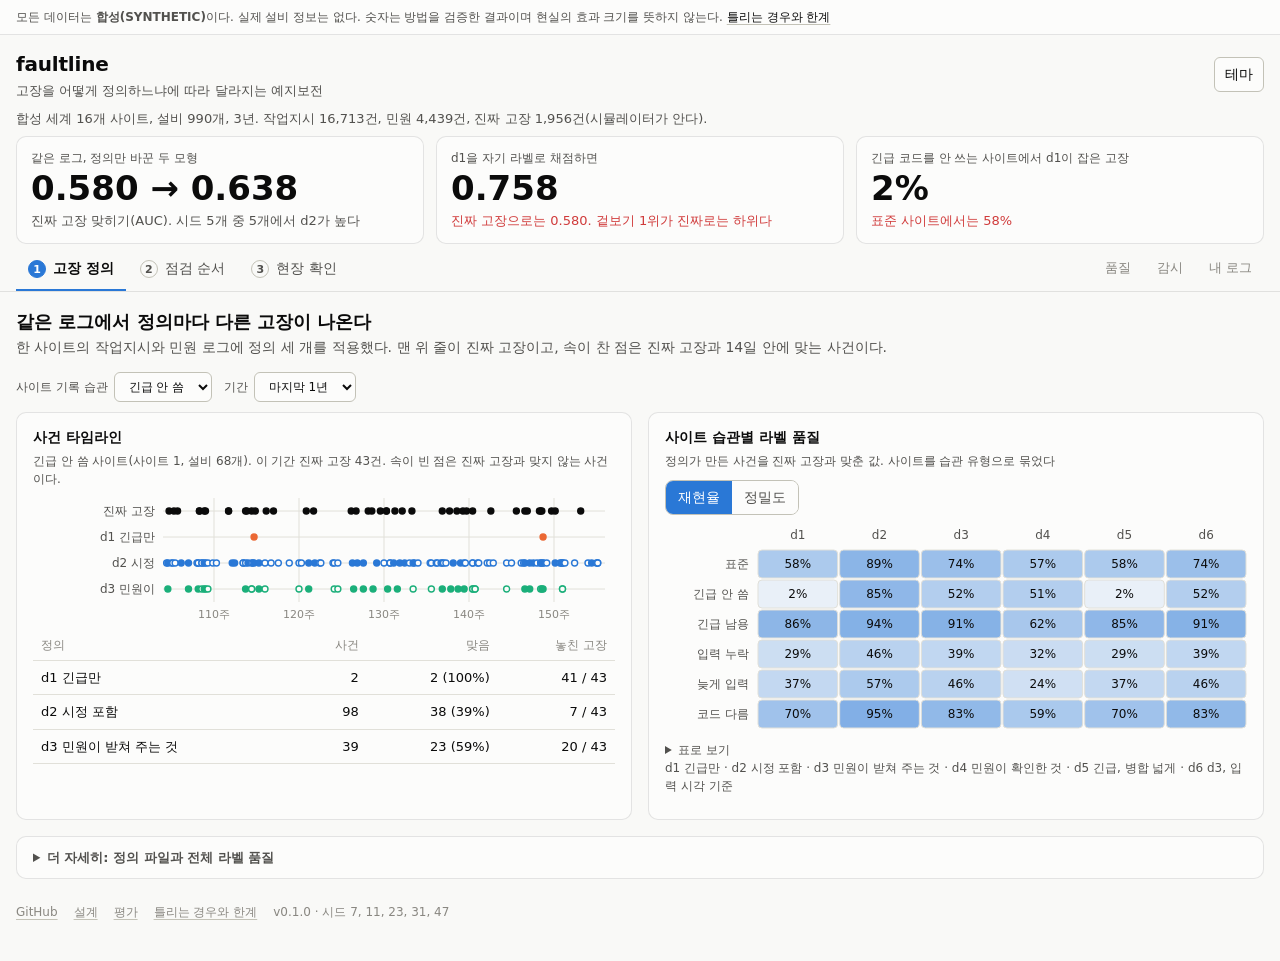
<file: docs/demo/index.html>
<!doctype html>
<html lang="ko">
<head>
<meta charset="utf-8">
<meta name="viewport" content="width=device-width, initial-scale=1">
<title>faultline — 정적 데모</title>
<link rel="icon" href="data:,">
<link rel="stylesheet" href="style.css">
</head>
<body>
<div class="banner">모든 데이터는 <b>합성(SYNTHETIC)</b>이다. 실제 설비 정보는 없다. 숫자는 방법을 검증한 결과이며 현실의 효과 크기를 뜻하지 않는다. <a href="https://github.com/sokldjs554/faultline/blob/main/docs/failures.md" target="_blank" rel="noopener">틀리는 경우와 한계</a></div>
<header class="top">
  <h1>faultline <small>고장을 어떻게 정의하느냐에 따라 달라지는 예지보전</small></h1>
  <div class="spacer"></div>
  <div class="ctrl"><button id="theme" type="button" aria-label="테마 전환">테마</button></div>
</header>
<div class="world-note" id="world-note"></div>
<div class="kpis hero-kpis" id="hero" aria-live="polite"></div>
<nav class="tabs" role="tablist" aria-label="화면">
  <button role="tab" aria-selected="true" data-tab="define"><span class="n">1</span>고장 정의</button>
  <button role="tab" aria-selected="false" data-tab="rank"><span class="n">2</span>점검 순서</button>
  <button role="tab" aria-selected="false" data-tab="audit"><span class="n">3</span>현장 확인</button>
  <span class="tabsep" aria-hidden="true"></span>
  <button role="tab" aria-selected="false" data-tab="quality" class="minor">품질</button>
  <button role="tab" aria-selected="false" data-tab="monitor" class="minor">감시</button>
  <button role="tab" aria-selected="false" data-tab="bring" class="minor">내 로그</button>
</nav>
<main>
  <section id="tab-define" class="tab">
    <div class="headline"><h2>같은 로그에서 정의마다 다른 고장이 나온다</h2><p>한 사이트의 작업지시와 민원 로그에 정의 세 개를 적용했다. 맨 위 줄이 진짜 고장이고, 속이 찬 점은 진짜 고장과 14일 안에 맞는 사건이다.</p></div>
    <div class="ctrl" style="margin-bottom:10px">
      <label>사이트 기록 습관 <select id="def-arch" aria-label="사이트 기록 습관"></select></label>
      <label>기간 <select id="def-range" aria-label="기간"><option value="52">마지막 1년</option><option value="156">전체 3년</option></select></label>
    </div>
    <div class="grid wide">
      <div class="card"><h2>사건 타임라인</h2><div class="sub" id="def-sub"></div><div id="def-timeline"></div></div>
      <div class="card"><h2>사이트 습관별 라벨 품질</h2><div class="sub">정의가 만든 사건을 진짜 고장과 맞춘 값. 사이트를 습관 유형으로 묶었다</div>
        <div class="seg" role="group" aria-label="지표"><button type="button" id="hm-recall" aria-pressed="true">재현율</button><button type="button" id="hm-prec" aria-pressed="false">정밀도</button></div>
        <div id="def-heat"></div></div>
    </div>
    <details class="more"><summary>더 자세히: 정의 파일과 전체 라벨 품질</summary>
      <div class="grid wide">
        <div class="card"><h2>정의 파일</h2><div class="sub">고객사 담당자가 읽고 고칠 수 있는 YAML이다</div><div class="ctrl"><select id="def-pick" aria-label="정의 선택"></select></div><div id="def-desc" class="sub" style="margin-top:8px"></div><pre class="code" id="def-yaml"></pre></div>
        <div class="card"><h2>전체 라벨 품질</h2><div class="sub">16개 사이트, 3년. 사건과 진짜 고장을 같은 설비에서 14일 안이면 짝짓는다</div><div id="def-table"></div></div>
      </div>
    </details>
  </section>

  <section id="tab-rank" class="tab" hidden>
    <div class="headline"><h2>정의를 바꾸면 점검 순서도 바뀐다</h2><p>설비, 특징, 모형은 그대로 두고 라벨만 바꿔 학습했다. 채점은 진짜 고장을 얼마나 잘 맞히는지(AUC)로 했다.</p></div>
    <div class="grid wide">
      <div class="card"><h2>자기 라벨로 채점할 때와 진짜 고장으로 채점할 때</h2><div class="sub" id="rk-sub"></div><div id="rk-dumbbell"></div></div>
      <div class="card"><h2>점검 5곳이 겹치는 정도</h2><div class="sub">사이트·주마다 상위 5개 설비를 골랐을 때 두 정의의 선택이 겹친 비율(Jaccard). 시드 7</div><div id="rk-overlap"></div></div>
    </div>
    <div class="grid wide" style="margin-top:16px">
      <div class="card"><h2>사이트 습관별 점검 적중</h2><div class="sub">점검 5곳을 100번 고를 때 4주 안에 실제로 고장 난 설비 수. 시드 7, 평가 구간</div><div id="rk-arch"></div></div>
      <div class="callout" id="rk-note" style="align-self:start"></div>
    </div>
    <details class="more"><summary>더 자세히: 예시 주, 습관이 같은 세계, 전조 신호 가정, 라벨 지표 검증</summary>
      <div class="grid wide">
        <div class="card"><h2>점검 목록 예시</h2><div class="sub">같은 사이트, 같은 주에 정의별 모형이 고른 5곳. ●는 4주 안에 실제로 고장 난 설비</div><div class="ctrl"><select id="rk-ex" aria-label="예시 선택"></select></div><div id="rk-lists"></div></div>
        <div class="card"><h2>습관이 모두 같은 세계</h2><div class="sub">대조군. 모든 사이트가 표준 습관일 때 정의 사이의 차이</div><div id="rk-uniform"></div></div>
      </div>
      <div class="grid wide" style="margin-top:16px">
        <div class="card"><h2>전조 신호가 약해져도 d1이 낮은가</h2><div class="sub">시뮬레이터는 손상이 클수록 경미한 시정 작업지시와 약한 민원이 늘어난다고 가정한다. 이 가정의 세기를 줄여 봤다</div><div id="rk-rob"></div></div>
        <div class="card"><h2>어떤 라벨 지표가 모형 성능과 같이 움직이나</h2><div class="sub">정의 6개를 시드마다 순위로 매겨 진짜 AUC와의 순위 상관(스피어만)을 구한 평균</div><div id="rk-valid"></div></div>
      </div>
    </details>
  </section>

  <section id="tab-audit" class="tab" hidden>
    <div class="headline"><h2>정의를 믿으려면 현장에서 몇 건을 확인해야 하나</h2><p>고객 현장에서 설비·주 몇 건만 확인하면 정의별 정밀도와 재현율을 추정할 수 있다. 확인한 건수에 따라 추정이 얼마나 흔들리는지를 같은 사이트에서 직접 볼 수 있다.</p></div>
    <div class="grid wide">
      <div class="card"><h2>현장 확인 시뮬레이션</h2><div class="ctrl" style="margin-bottom:8px"><label>사이트 <select id="au-site" aria-label="사이트"></select></label><label>확인 건수 <input type="range" id="au-n" min="0" max="5" step="1" value="3" aria-label="확인 건수"> <b id="au-n-val"></b></label></div><div class="sub" id="au-sub"></div><div id="au-int"></div></div>
      <div class="card"><h2>건수를 늘리면 좋아지는 정도</h2><div class="sub">사이트 16곳에서 확인 표본을 300번 새로 뽑아 평균했다. 건수는 가로축이다</div><h3>최선과 0.02 이내인 정의를 고른 비율</h3><div id="au-p"></div><h3>최선을 못 골라 잃은 점수</h3><div id="au-r"></div></div>
    </div>
    <div class="grid wide" style="margin-top:16px">
      <div class="card"><h2>사이트마다 정의를 달리 고르면</h2><div class="sub" id="au-st-sub"></div><div id="au-strat"></div></div>
      <div class="callout warn" id="au-note" style="align-self:start"></div>
    </div>
    <details class="more"><summary>더 자세히: 라벨이 성숙하는 데 걸리는 시간</summary>
      <div class="grid wide">
        <div class="card"><h2>고장 난 날부터 작업지시가 입력될 때까지</h2><div class="sub">습관 유형별 중앙값과 일정 기간 안에 입력된 비율</div><div id="au-delay"></div></div>
        <div class="card"><h2>덜 성숙한 라벨로 학습하면</h2><div class="sub">정의 d3, 시드 7. 학습 기준 시점에 이미 입력된 기록만 쓴 경우와 충분히 기다린 경우</div><div id="au-mature"></div></div>
      </div>
    </details>
  </section>

  <section id="tab-quality" class="tab" hidden>
    <div class="headline"><h2>정의를 쓰기 전에 로그부터 점검한다</h2><p>사이트마다 유형 코드가 다르고 빈 값과 중복이 섞여 있다. 합성 세계 전체(사이트 16곳)의 점검 결과다.</p></div>
    <div class="ctrl" style="margin-bottom:10px"><div class="seg" role="group" aria-label="코드표"><button type="button" id="q-raw" aria-pressed="true">코드표 없이</button><button type="button" id="q-book" aria-pressed="false">코드표 적용</button></div></div>
    <div class="kpis" id="q-kpis"></div>
    <div class="grid wide">
      <div class="card"><h2>먼저 고칠 문제</h2><div class="sub" id="q-issues-sub"></div><div id="q-issues"></div></div>
      <div class="card"><h2>코드표가 라벨에 주는 영향</h2><div class="sub" id="q-effect-sub"></div><div id="q-effect"></div></div>
    </div>
    <details class="more"><summary>더 자세히: 사이트별 점검표</summary><div class="card"><div id="q-table"></div></div></details>
  </section>

  <section id="tab-monitor" class="tab" hidden>
    <div class="headline"><h2>기록 습관이 바뀌면 정의의 뜻이 바뀐다</h2><p>사이트 4곳이 100주째에 습관을 바꾼 세계를 만들고, 정답 없이 작업지시 로그만으로 얼마나 빨리 알아채는지 쟀다. 시드 5개.</p></div>
    <div class="kpis" id="mo-kpis"></div>
    <div class="grid wide">
      <div class="card"><h2>사이트별 신호와 경보</h2><div class="ctrl" style="margin-bottom:8px"><label>사이트 <select id="mo-site" aria-label="사이트"></select></label><label>신호 <select id="mo-sig" aria-label="신호"></select></label></div><div class="sub" id="mo-sub"></div><div id="mo-series"></div><div id="mo-cusum" style="margin-top:12px"></div></div>
      <div class="card"><h2>바뀐 습관별 탐지</h2><div class="sub">시드 5개, 바뀐 사이트 20곳</div><div id="mo-target"></div><h3>바뀐 사이트에서 라벨 품질</h3><div class="sub">습관이 바뀐 뒤 같은 정의의 F1이 떨어진다</div><div id="mo-label"></div></div>
    </div>
  </section>

  <section id="tab-bring" class="tab" hidden>
    <div class="headline"><h2>내 로그와 내 정의로 실행</h2><p>작업지시 CSV를 올리면 품질 점검이 돌고, 정의 YAML을 쓰면 데모 세계에서 라벨 품질을 잰다. 정적 데모에서는 서버가 없어 실행되지 않는다.</p></div>
    <div class="grid wide">
      <div class="card"><h2>작업지시 로그 점검</h2><div class="sub">필요한 열</div><div id="bring-schema"></div><div class="upload" id="bring-upload"></div><div id="bring-out"></div></div>
      <div class="card"><h2>고장 정의 평가</h2><div class="sub">YAML을 고치고 평가를 누르면 데모 세계(합성, 정답을 안다)에 적용한다</div><div id="bring-def"></div></div>
    </div>
  </section>
</main>
<footer>
  <a href="https://github.com/sokldjs554/faultline" target="_blank" rel="noopener">GitHub</a>
  <a href="https://github.com/sokldjs554/faultline/blob/main/docs/design.md" target="_blank" rel="noopener">설계</a>
  <a href="https://github.com/sokldjs554/faultline/blob/main/docs/evaluation.md" target="_blank" rel="noopener">평가</a>
  <a href="https://github.com/sokldjs554/faultline/blob/main/docs/failures.md" target="_blank" rel="noopener">틀리는 경우와 한계</a>
  <span id="foot-meta"></span>
</footer>
<script>window.FAULTLINE_STATIC = true;</script>
<script src="charts.js"></script>
<script src="app.js"></script>
</body>
</html>
</file>
<file: docs/demo/style.css>
/* faultline 콘솔 — 팔레트는 dataviz 레퍼런스 인스턴스(라이트/다크 모두 선택된 스텝). 텍스트는 잉크 토큰만 쓰고 시리즈 색은 마크에만 쓴다. */
:root {
  color-scheme: light;
  --page: #f9f9f7; --surface-1: #fcfcfb; --text-primary: #0b0b0b; --text-secondary: #52514e; --muted: #898781;
  --grid: #e1e0d9; --axis: #c3c2b7; --border: rgba(11, 11, 11, 0.10); --shadow: rgba(0, 0, 0, 0.10);
  --series-1: #2a78d6; --series-2: #eb6834; --series-3: #1baf7a; --deemph: #c3c2b7;
  --div-neg: #2a78d6; --div-pos: #e34948;
  --good: #0ca30c; --warning: #fab219; --serious: #ec835a; --critical: #d03b3b; --success-text: #006300;
  --bezel: #2a2a28;
  --series-1-soft: color-mix(in srgb, var(--series-1) 42%, var(--surface-1));
}
@media (prefers-color-scheme: dark) {
  :root:not([data-theme="light"]) {
    color-scheme: dark;
    --page: #0d0d0d; --surface-1: #1a1a19; --text-primary: #ffffff; --text-secondary: #c3c2b7; --muted: #898781;
    --grid: #2c2c2a; --axis: #383835; --border: rgba(255, 255, 255, 0.10); --shadow: rgba(0, 0, 0, 0.5);
    --series-1: #3987e5; --series-2: #d95926; --series-3: #199e70; --deemph: #52514e;
    --div-neg: #3987e5; --div-pos: #e66767; --success-text: #0ca30c; --bezel: #3a3a37;
  }
}
:root[data-theme="dark"] {
  color-scheme: dark;
  --page: #0d0d0d; --surface-1: #1a1a19; --text-primary: #ffffff; --text-secondary: #c3c2b7; --muted: #898781;
  --grid: #2c2c2a; --axis: #383835; --border: rgba(255, 255, 255, 0.10); --shadow: rgba(0, 0, 0, 0.5);
  --series-1: #3987e5; --series-2: #d95926; --series-3: #199e70; --deemph: #52514e;
  --div-neg: #3987e5; --div-pos: #e66767; --success-text: #0ca30c; --bezel: #3a3a37;
}
* { box-sizing: border-box; }
html, body { margin: 0; background: var(--page); color: var(--text-primary); font: 14px/1.5 system-ui, -apple-system, "Segoe UI", "Noto Sans KR", sans-serif; }
a { color: inherit; text-decoration-color: var(--axis); text-underline-offset: 3px; }
a:hover { text-decoration-color: var(--series-1); }
:focus-visible { outline: 2px solid var(--series-1); outline-offset: 2px; border-radius: 4px; }
[hidden] { display: none !important; }
.muted { color: var(--muted); }

/* ---- 상단 ---- */
.banner { background: var(--surface-1); border-bottom: 1px solid var(--border); padding: 8px 16px; color: var(--text-secondary); font-size: 12px; }
.banner a { color: var(--text-primary); }
header.top { display: flex; flex-wrap: wrap; align-items: center; gap: 10px 20px; padding: 14px 16px 8px; max-width: 1280px; margin: 0 auto; }
header.top h1 { margin: 0; font-size: 20px; font-weight: 650; letter-spacing: -0.01em; }
header.top h1 small { display: block; color: var(--text-secondary); font-weight: 400; font-size: 13px; letter-spacing: 0; margin-top: 2px; }
header.top .spacer { flex: 1; }
.ctrl { display: flex; flex-wrap: wrap; gap: 8px 12px; align-items: center; }
.ctrl label { color: var(--text-secondary); font-size: 12px; display: flex; gap: 6px; align-items: center; }
.ctrl select, .ctrl input, .ctrl button, .btn { font: inherit; padding: 6px 10px; border: 1px solid var(--axis); border-radius: 6px; background: var(--surface-1); color: var(--text-primary); }
.ctrl button, .btn { cursor: pointer; }
.ctrl button:hover, .btn:hover { border-color: var(--series-1); }
.btn.primary { background: var(--series-1); color: #fff; border-color: var(--series-1); }
nav.tabs { display: flex; gap: 2px; padding: 0 16px; border-bottom: 1px solid var(--border); overflow-x: auto; max-width: 1280px; margin: 0 auto; }
nav.tabs button { font: inherit; background: none; border: 0; border-bottom: 2px solid transparent; padding: 10px 12px; color: var(--text-secondary); cursor: pointer; white-space: nowrap; }
nav.tabs button:hover { color: var(--text-primary); }
nav.tabs button[aria-selected="true"] { color: var(--text-primary); border-bottom-color: var(--series-1); font-weight: 600; }
nav.tabs button .n { display: inline-flex; align-items: center; justify-content: center; width: 18px; height: 18px; margin-right: 7px; border-radius: 50%; border: 1px solid var(--axis); font-size: 11px; font-weight: 600; line-height: 1; }
nav.tabs button[aria-selected="true"] .n { background: var(--series-1); border-color: var(--series-1); color: #fff; }
nav.tabs .tabsep { flex: 1; min-width: 12px; }
nav.tabs button.minor { font-size: 13px; color: var(--muted); }
nav.tabs button.minor[aria-selected="true"] { color: var(--text-primary); }
/* 접이식 "더 자세히" — 앞면을 가볍게 두고 깊이는 열면 나온다 */
details.more { margin-top: 16px; border: 1px solid var(--border); border-radius: 10px; background: var(--surface-1); }
details.more > summary { cursor: pointer; padding: 11px 16px; font-size: 13px; font-weight: 600; color: var(--text-secondary); }
details.more > summary:hover { color: var(--text-primary); }
details.more[open] > summary { border-bottom: 1px solid var(--border); }
details.more > :not(summary) { margin: 14px 16px; }
details.more .card { background: var(--page); }
main { padding: 16px; max-width: 1280px; margin: 0 auto; }
footer { max-width: 1280px; margin: 8px auto 40px; padding: 0 16px; color: var(--muted); font-size: 12px; display: flex; flex-wrap: wrap; gap: 6px 16px; }
section.tab[hidden] { display: none; }

/* ---- 안내 ---- */
.guide { background: var(--surface-1); border: 1px solid var(--border); border-radius: 10px; padding: 10px 16px; margin-bottom: 16px; }
.guide summary { cursor: pointer; font-size: 13px; font-weight: 600; color: var(--text-secondary); }
.guide-body { display: grid; gap: 10px 20px; grid-template-columns: repeat(auto-fit, minmax(230px, 1fr)); margin-top: 10px; }
.guide button.step { text-align: left; font: inherit; background: none; border: 0; padding: 0; cursor: pointer; color: inherit; }
.guide .step b { display: block; font-size: 14px; }
.guide .step span { color: var(--text-secondary); font-size: 13px; }
.guide .step:hover b { text-decoration: underline; text-decoration-color: var(--series-1); }
.guide .caveat { grid-column: 1 / -1; font-size: 12px; color: var(--text-secondary); border-top: 1px solid var(--grid); padding-top: 8px; }

/* ---- 카드·타일 ---- */
.grid { display: grid; gap: 16px; grid-template-columns: repeat(auto-fit, minmax(300px, 1fr)); }
.card { background: var(--surface-1); border: 1px solid var(--border); border-radius: 10px; padding: 14px 16px; min-width: 0; }
.card + .card { margin-top: 16px; }
.grid > .card + .card, .replay-cols > .card + .card { margin-top: 0; }
.card h2 { margin: 0 0 4px; font-size: 14px; font-weight: 600; }
.card h3 { margin: 16px 0 6px; font-size: 13px; font-weight: 600; }
.card .sub { color: var(--text-secondary); font-size: 12px; margin-bottom: 10px; }
.kpis { display: grid; gap: 12px; grid-template-columns: repeat(auto-fit, minmax(170px, 1fr)); margin-bottom: 16px; }
.tile { background: var(--surface-1); border: 1px solid var(--border); border-radius: 10px; padding: 12px 14px; }
.tile .label { color: var(--text-secondary); font-size: 12px; }
.tile .value { font-size: 28px; font-weight: 600; margin-top: 2px; line-height: 1.15; }
.tile .delta { font-size: 12px; color: var(--text-secondary); margin-top: 3px; }
.tile .delta.good { color: var(--success-text); }
.headline { margin: 0 0 14px; }
.headline h2 { margin: 0; font-size: 18px; font-weight: 650; }
.headline p { margin: 2px 0 0; color: var(--text-secondary); }
.callout { border-left: 3px solid var(--series-1); background: color-mix(in srgb, var(--series-1) 7%, transparent); padding: 8px 12px; border-radius: 0 8px 8px 0; margin: 10px 0; font-size: 13px; }
.callout.warn { border-left-color: var(--warning); background: color-mix(in srgb, var(--warning) 12%, transparent); }
.callout b { font-weight: 600; }

/* ---- 표 ---- */
table.data { width: 100%; border-collapse: collapse; font-size: 13px; }
table.data th { text-align: left; color: var(--muted); font-weight: 500; font-size: 12px; padding: 6px 8px; border-bottom: 1px solid var(--grid); }
table.data td { padding: 7px 8px; border-bottom: 1px solid var(--grid); vertical-align: top; }
table.data td.num, table.data th.num { text-align: right; font-variant-numeric: tabular-nums; }
table.data .nowrap { white-space: nowrap; }
table.data tr.clickable { cursor: pointer; }
table.data tr.clickable:hover td, table.data tr.selected td { background: color-mix(in srgb, var(--series-1) 7%, transparent); }
details.tableview { margin-top: 8px; font-size: 12px; color: var(--text-secondary); }
details.tableview summary { cursor: pointer; }
details.tableview table { margin-top: 6px; }

/* ---- 마크 ---- */
.bar-track { display: inline-block; height: 10px; background: color-mix(in srgb, var(--series-1) 14%, transparent); border-radius: 0 4px 4px 0; vertical-align: middle; margin-right: 8px; }
.bar { display: block; height: 10px; border-radius: 0 4px 4px 0; background: var(--series-1); }
.pbar { white-space: nowrap; font-variant-numeric: tabular-nums; }
.badge { display: inline-flex; align-items: center; gap: 5px; padding: 1px 8px; border-radius: 999px; font-size: 11px; font-weight: 600; border: 1px solid var(--border); color: var(--text-primary); white-space: nowrap; }
.badge .dot { width: 8px; height: 8px; border-radius: 50%; display: inline-block; }
.badge.legal .dot { background: var(--warning); } .badge.urgent .dot { background: var(--critical); } .badge.good .dot { background: var(--good); }
.badge.fail .dot { background: var(--critical); } .badge.quiet .dot { background: var(--deemph); }
.meter { position: relative; height: 10px; width: 120px; border-radius: 5px; background: color-mix(in srgb, var(--series-1) 14%, transparent); display: inline-block; vertical-align: middle; margin-right: 8px; }
.meter > span { position: absolute; left: 0; top: 0; bottom: 0; border-radius: 5px; background: var(--series-1); }
.meter.warn > span { background: var(--warning); } .meter.bad > span { background: var(--critical); }
svg.chart { width: 100%; height: auto; display: block; overflow: visible; }
svg.chart text { font: 11px system-ui, -apple-system, "Segoe UI", "Noto Sans KR", sans-serif; fill: var(--muted); font-variant-numeric: tabular-nums; }
svg.chart text.rowlabel { fill: var(--text-secondary); font-size: 12px; }
svg.chart text.valuelabel { fill: var(--text-primary); font-size: 12px; }
svg.chart text.endlabel { fill: var(--text-secondary); font-size: 11px; }
svg.chart .grid line { stroke: var(--grid); stroke-width: 1; }
svg.chart .axis line { stroke: var(--axis); stroke-width: 1; }
svg.chart .line { fill: none; stroke-linejoin: round; stroke-linecap: round; }
svg.chart .area { opacity: 0.10; }
svg.chart .marker { stroke: var(--surface-1); stroke-width: 2; }
svg.chart .crosshair { stroke: var(--axis); stroke-width: 1; }
svg.chart .hit { fill: transparent; }
svg.chart .bar-mark { transition: opacity 0.1s; } svg.chart .bar-mark:hover { opacity: 0.8; }
.legend { display: flex; gap: 14px; flex-wrap: wrap; font-size: 12px; color: var(--text-secondary); margin: 2px 0 8px; }
.legend .key { display: inline-block; width: 14px; height: 2px; vertical-align: middle; margin-right: 6px; border-radius: 1px; }
.legend .key.rect { height: 10px; border-radius: 2px; }
.tooltip { position: fixed; pointer-events: none; background: var(--surface-1); color: var(--text-primary); border: 1px solid var(--border); border-radius: 8px; padding: 8px 10px; font-size: 12px; box-shadow: 0 4px 14px var(--shadow); z-index: 30; min-width: 140px; max-width: 280px; }
.tooltip .t { color: var(--muted); margin-bottom: 4px; }
.tooltip .row { display: flex; justify-content: space-between; gap: 12px; }
.tooltip .row b { font-weight: 600; }
.tooltip .row .k { display: inline-block; width: 10px; height: 2px; vertical-align: middle; margin-right: 6px; }

/* ---- 과거 재현 ---- */
.seg { display: inline-flex; border: 1px solid var(--axis); border-radius: 8px; overflow: hidden; }
.seg button { font: inherit; background: var(--surface-1); color: var(--text-secondary); border: 0; padding: 6px 12px; cursor: pointer; }
.seg button[aria-pressed="true"] { background: var(--series-1); color: #fff; }
.replay-cols { display: grid; gap: 16px; grid-template-columns: repeat(auto-fit, minmax(320px, 1fr)); align-items: start; }
.grid.wide { grid-template-columns: repeat(auto-fit, minmax(420px, 1fr)); }
@media (max-width: 480px) { .grid.wide { grid-template-columns: 1fr; } }
.rlist { list-style: none; margin: 0; padding: 0; }
.rlist li { display: grid; grid-template-columns: 1fr auto; gap: 2px 10px; padding: 7px 0; border-bottom: 1px solid var(--grid); font-size: 13px; }
.rlist .nm { font-weight: 600; } .rlist .zn { color: var(--text-secondary); font-size: 12px; }
.rlist .rs { text-align: right; }
input[type="range"] { width: 100%; accent-color: var(--series-1); }

.loading { opacity: 0.55; transition: opacity 0.2s; }
.empty { color: var(--muted); padding: 20px; text-align: center; }
.err { color: var(--critical); }
@media (max-width: 960px) {
  .today-grid { grid-template-columns: 1fr; }
  .today-grid .today-table { display: none; }
  .phone { position: static; }
}
@media (max-width: 640px) {
  .tile .value { font-size: 22px; } .hero { font-size: 36px; } main { padding: 12px; }
  .phone { border-width: 6px; border-radius: 26px; }
}
@media (prefers-reduced-motion: reduce) { * { transition: none !important; } }

/* ---- faultline 추가 ---- */
.world-note { max-width: 1280px; margin: 0 auto; padding: 0 16px 8px; color: var(--text-secondary); font-size: 13px; }
.hero-kpis { max-width: 1280px; margin: 0 auto 4px; padding: 0 16px; grid-template-columns: repeat(auto-fit, minmax(260px, 1fr)); }
.hero-kpis .tile .value { font-size: 34px; }
.hero-kpis .tile .delta { font-size: 13px; }
.tile .value .u { font-size: 16px; font-weight: 500; color: var(--text-secondary); margin-left: 2px; }
.tile .delta.bad { color: var(--critical); }
.plan-list { list-style: none; margin: 0; padding: 0; }
.plan-list li { display: grid; grid-template-columns: 26px 1fr auto; gap: 4px 10px; padding: 8px 0; border-bottom: 1px solid var(--grid); align-items: start; }
.plan-list .rk { width: 24px; height: 24px; border-radius: 50%; border: 1px solid var(--axis); display: grid; place-items: center; font-size: 12px; font-weight: 600; }
.plan-list .nm { font-weight: 600; font-size: 13px; }
.plan-list .zn { color: var(--text-secondary); font-size: 12px; }
.plan-list .vals { text-align: right; font-variant-numeric: tabular-nums; font-size: 13px; }
.plan-list .vals b { font-size: 16px; }
.plan-list .vals small { display: block; color: var(--text-secondary); font-size: 11px; }
.plan-list .tags { display: flex; gap: 6px; flex-wrap: wrap; margin-top: 4px; }
.plan-list li.shared .rk { border-color: var(--series-1); }
.plan-total { margin-top: 10px; font-size: 13px; color: var(--text-secondary); }
.plan-total b { color: var(--text-primary); font-size: 16px; }
.truth { color: var(--text-secondary); }
.bench-row { display: grid; grid-template-columns: 1fr auto; gap: 4px 10px; padding: 6px 0; border-bottom: 1px solid var(--grid); font-size: 13px; }
.smd-row { display: grid; grid-template-columns: 130px 1fr 90px; gap: 8px; align-items: center; padding: 3px 0; font-size: 12px; }
.smd-track { position: relative; height: 10px; background: color-mix(in srgb, var(--series-1) 10%, transparent); border-radius: 5px; }
.smd-track > i { position: absolute; left: 0; top: 0; bottom: 0; background: var(--text-secondary); border-radius: 5px; opacity: 0.55; }
.smd-track > b { position: absolute; left: 0; top: 0; bottom: 0; background: var(--series-1); border-radius: 5px; }
.smd-track > s { position: absolute; top: -3px; bottom: -3px; width: 2px; background: var(--critical); }
.warnlist { margin: 8px 0 0; padding-left: 18px; font-size: 13px; }
.warnlist li { margin: 4px 0; }
.kv { display: grid; grid-template-columns: auto 1fr; gap: 4px 14px; font-size: 13px; margin: 8px 0; }
.kv dt { color: var(--muted); } .kv dd { margin: 0; font-variant-numeric: tabular-nums; }
.planner { display: grid; grid-template-columns: repeat(auto-fit, minmax(150px, 1fr)); gap: 8px 12px; margin-bottom: 10px; }
.planner label { display: grid; gap: 3px; font-size: 12px; color: var(--text-secondary); }
.planner input { font: inherit; padding: 6px 8px; border: 1px solid var(--axis); border-radius: 6px; background: var(--surface-1); color: var(--text-primary); }
.planner-out { display: grid; grid-template-columns: repeat(auto-fit, minmax(130px, 1fr)); gap: 8px; }
.planner-out > div { border: 1px solid var(--grid); border-radius: 8px; padding: 6px 10px; }
.planner-out .l { font-size: 11px; color: var(--muted); } .planner-out .v { font-size: 18px; font-weight: 600; }
pre.code { background: var(--page); border: 1px solid var(--grid); border-radius: 8px; padding: 10px 12px; overflow: auto; font-size: 12px; line-height: 1.5; }
.upload { display: grid; gap: 8px; }
.upload input[type=file] { font: inherit; }
.dropped { color: var(--text-secondary); font-size: 12px; }
.ctrl label { white-space: nowrap; }
#au-n { width: 150px; }
</file>
